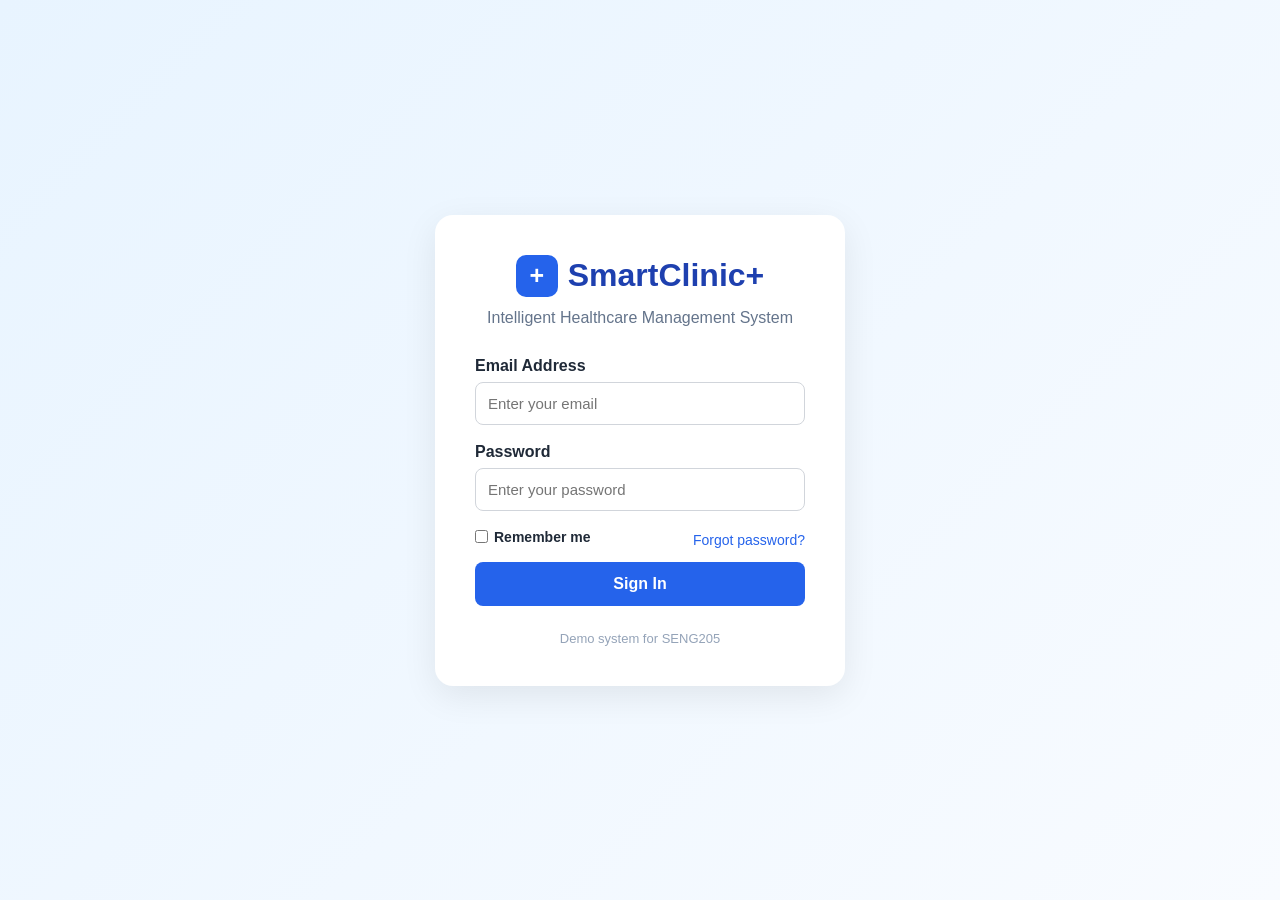
<file: index.html>
<!DOCTYPE html>
<html lang="en">
<head>
    <meta charset="UTF-8">
    <meta name="viewport" content="width=device-width, initial-scale=1.0">
    <title>SmartClinic+ | Login</title>
    <link rel="stylesheet" href="style.css">
</head>

<body class="login-page">

    <div class="login-container">

        <div class="login-card">

            <div class="logo">
                <span>+</span>
                <h1>SmartClinic+</h1>
            </div>

            <p class="login-subtitle">
                Intelligent Healthcare Management System
            </p>

            <form onsubmit="login(event)">

                <label>Email Address</label>
                <input 
                    type="email" 
                    placeholder="Enter your email"
                    required
                >

                <label>Password</label>
                <input 
                    type="password" 
                    placeholder="Enter your password"
                    required
                >

                <div class="remember-row">
                    <label>
                        <input type="checkbox">
                        Remember me
                    </label>

                    <a href="#">Forgot password?</a>
                </div>

                <button type="submit" class="primary-btn">
                    Sign In
                </button>

            </form>

            <p class="demo-text">
                Demo system for SENG205
            </p>

        </div>

    </div>

    <script src="script.js"></script>

</body>
</html>
</file>
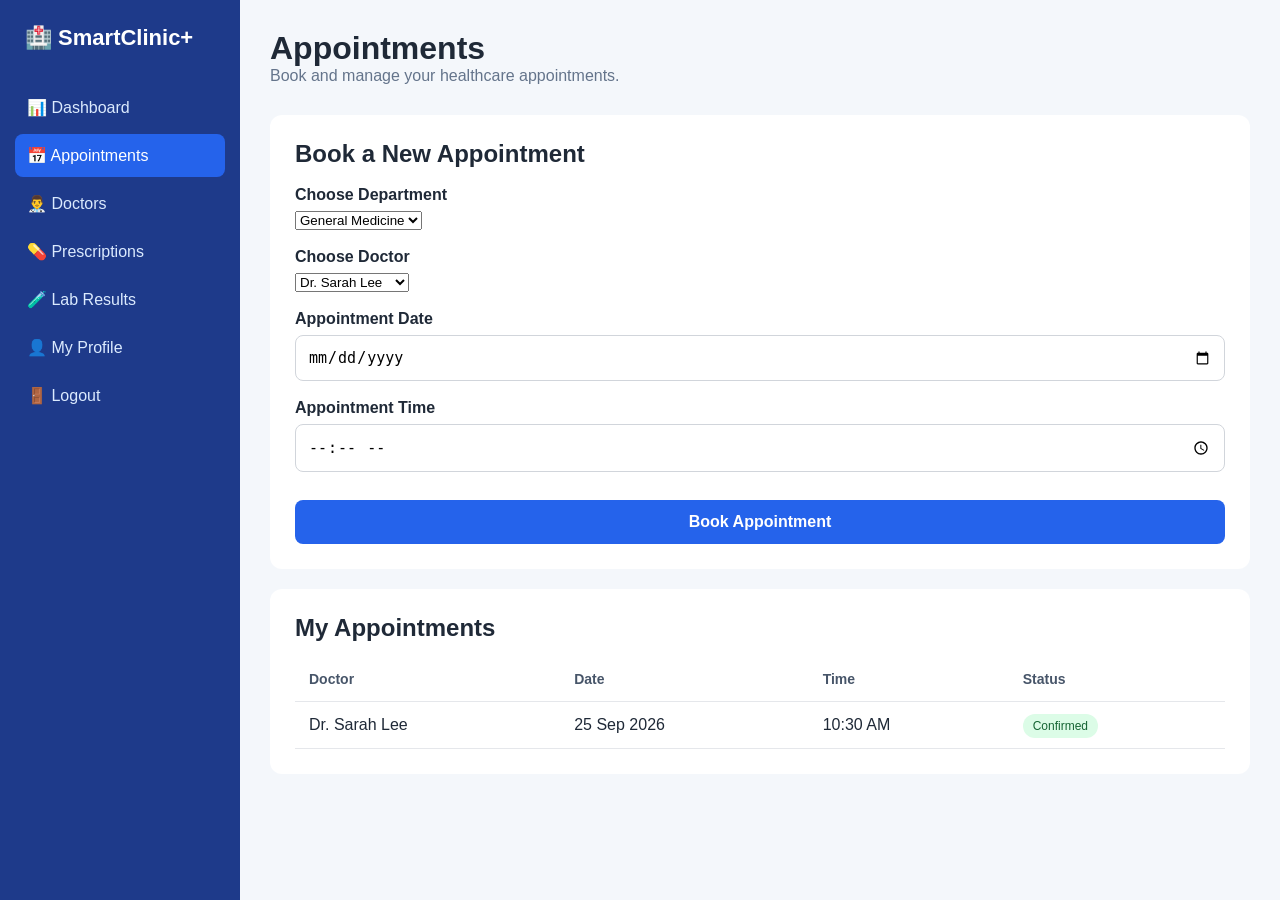
<file: appointments.html>
<!DOCTYPE html>
<html lang="en">

<head>

    <meta charset="UTF-8">

    <meta name="viewport"
          content="width=device-width, initial-scale=1.0">

    <title>SmartClinic+ | Appointments</title>

    <link rel="stylesheet" href="style.css">

</head>

<body>

<div class="app-container">

    <aside class="sidebar">

        <div class="sidebar-logo">
            🏥 SmartClinic+
        </div>

        <a href="dashboard.html">📊 Dashboard</a>

        <a href="appointments.html" class="active">
            📅 Appointments
        </a>

        <a href="doctors.html">
            👨‍⚕️ Doctors
        </a>

        <a href="prescriptions.html">
            💊 Prescriptions
        </a>

        <a href="lab-results.html">
            🧪 Lab Results
        </a>

        <a href="profile.html">
            👤 My Profile
        </a>

        <a href="index.html">
            🚪 Logout
        </a>

    </aside>


    <main class="main-content">

        <div class="topbar">

            <div>

                <h1>Appointments</h1>

                <p class="user-info">
                    Book and manage your healthcare appointments.
                </p>

            </div>

        </div>


        <div class="content-card">

            <h2>Book a New Appointment</h2>

            <br>

            <label>Choose Department</label>

            <select>
                <option>General Medicine</option>
                <option>Cardiology</option>
                <option>Dermatology</option>
                <option>Pediatrics</option>
            </select>

            <br><br>

            <label>Choose Doctor</label>

            <select>
                <option>Dr. Sarah Lee</option>
                <option>Dr. Michael Tan</option>
                <option>Dr. Emily Wong</option>
            </select>

            <br><br>

            <label>Appointment Date</label>

            <input type="date">

            <label>Appointment Time</label>

            <input type="time">

            <button class="primary-btn">
                Book Appointment
            </button>

        </div>


        <div class="content-card">

            <h2>My Appointments</h2>

            <table>

                <tr>
                    <th>Doctor</th>
                    <th>Date</th>
                    <th>Time</th>
                    <th>Status</th>
                </tr>

                <tr>
                    <td>Dr. Sarah Lee</td>
                    <td>25 Sep 2026</td>
                    <td>10:30 AM</td>
                    <td>
                        <span class="status">
                            Confirmed
                        </span>
                    </td>
                </tr>

            </table>

        </div>

    </main>

</div>

</body>

</html>
</file>
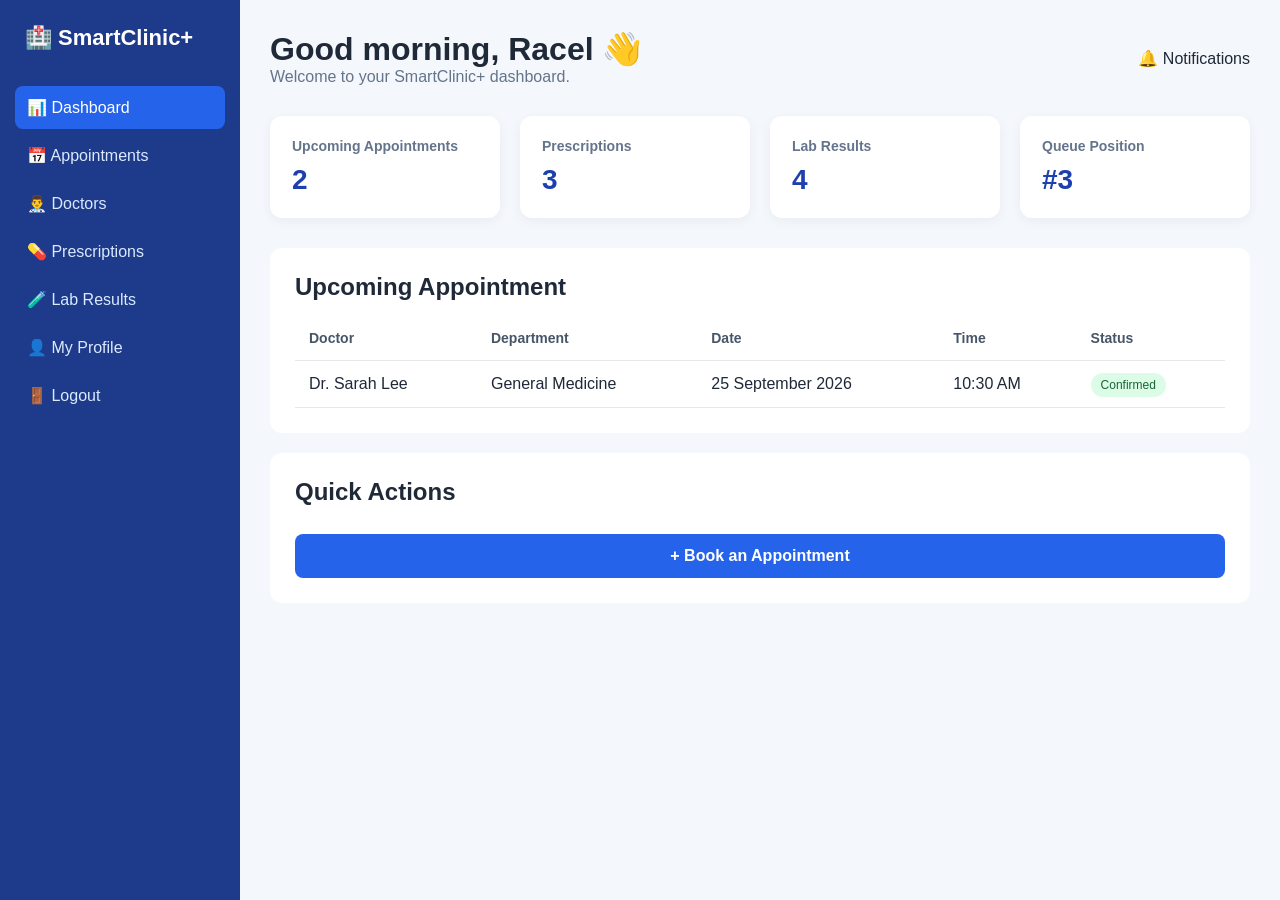
<file: dashboard.html>
<!DOCTYPE html>
<html lang="en">

<head>
    <meta charset="UTF-8">
    <meta name="viewport" content="width=device-width, initial-scale=1.0">

    <title>SmartClinic+ | Dashboard</title>

    <link rel="stylesheet" href="style.css">
</head>

<body>

<div class="app-container">

    <aside class="sidebar">

        <div class="sidebar-logo">
            🏥 SmartClinic+
        </div>

        <a href="dashboard.html" class="active">
            📊 Dashboard
        </a>

        <a href="appointments.html">
            📅 Appointments
        </a>

        <a href="doctors.html">
            👨‍⚕️ Doctors
        </a>

        <a href="prescriptions.html">
            💊 Prescriptions
        </a>

        <a href="lab-results.html">
            🧪 Lab Results
        </a>

        <a href="profile.html">
            👤 My Profile
        </a>

        <a href="index.html">
            🚪 Logout
        </a>

    </aside>


    <main class="main-content">

        <div class="topbar">

            <div>
                <h1>Good morning, Racel 👋</h1>
                <p class="user-info">
                    Welcome to your SmartClinic+ dashboard.
                </p>
            </div>

            <div>
                🔔 Notifications
            </div>

        </div>


        <div class="stats-grid">

            <div class="stat-card">
                <h3>Upcoming Appointments</h3>
                <p>2</p>
            </div>

            <div class="stat-card">
                <h3>Prescriptions</h3>
                <p>3</p>
            </div>

            <div class="stat-card">
                <h3>Lab Results</h3>
                <p>4</p>
            </div>

            <div class="stat-card">
                <h3>Queue Position</h3>
                <p>#3</p>
            </div>

        </div>


        <div class="content-card">

            <h2>Upcoming Appointment</h2>

            <table>

                <tr>
                    <th>Doctor</th>
                    <th>Department</th>
                    <th>Date</th>
                    <th>Time</th>
                    <th>Status</th>
                </tr>

                <tr>
                    <td>Dr. Sarah Lee</td>
                    <td>General Medicine</td>
                    <td>25 September 2026</td>
                    <td>10:30 AM</td>
                    <td>
                        <span class="status">Confirmed</span>
                    </td>
                </tr>

            </table>

        </div>


        <div class="content-card">

            <h2>Quick Actions</h2>

            <br>

            <a href="appointments.html">
                <button class="primary-btn">
                    + Book an Appointment
                </button>
            </a>

        </div>

    </main>

</div>

</body>
</html>
</file>
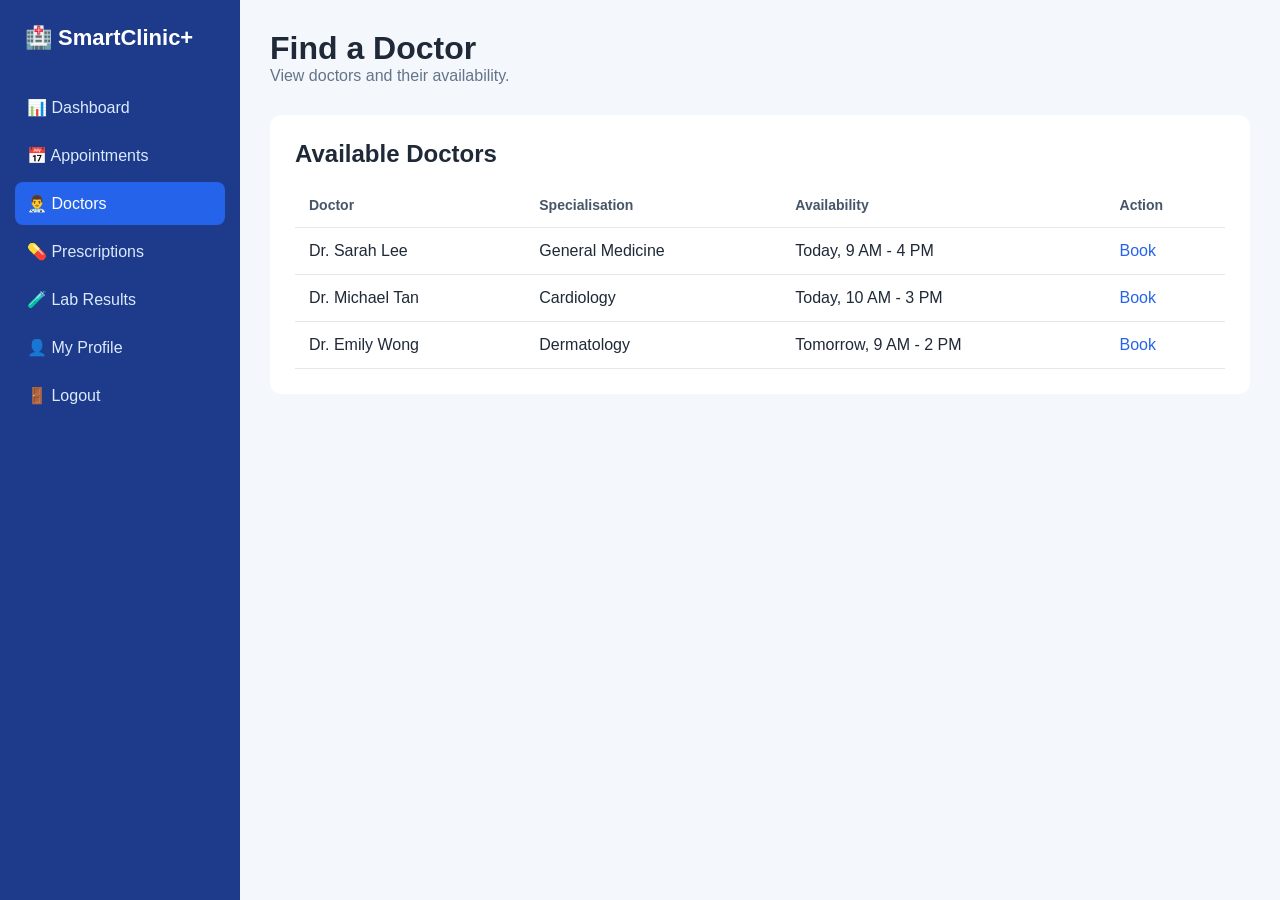
<file: doctors.html>
<!DOCTYPE html>
<html lang="en">

<head>

    <meta charset="UTF-8">

    <meta name="viewport"
          content="width=device-width, initial-scale=1.0">

    <title>SmartClinic+ | Doctors</title>

    <link rel="stylesheet" href="style.css">

</head>

<body>

<div class="app-container">

    <aside class="sidebar">

        <div class="sidebar-logo">
            🏥 SmartClinic+
        </div>

        <a href="dashboard.html">📊 Dashboard</a>
        <a href="appointments.html">📅 Appointments</a>

        <a href="doctors.html" class="active">
            👨‍⚕️ Doctors
        </a>

        <a href="prescriptions.html">
            💊 Prescriptions
        </a>

        <a href="lab-results.html">
            🧪 Lab Results
        </a>

        <a href="profile.html">
            👤 My Profile
        </a>

        <a href="index.html">
            🚪 Logout
        </a>

    </aside>


    <main class="main-content">

        <div class="topbar">

            <div>

                <h1>Find a Doctor</h1>

                <p class="user-info">
                    View doctors and their availability.
                </p>

            </div>

        </div>


        <div class="content-card">

            <h2>Available Doctors</h2>

            <table>

                <tr>
                    <th>Doctor</th>
                    <th>Specialisation</th>
                    <th>Availability</th>
                    <th>Action</th>
                </tr>

                <tr>
                    <td>Dr. Sarah Lee</td>
                    <td>General Medicine</td>
                    <td>Today, 9 AM - 4 PM</td>
                    <td>
                        <a href="appointments.html">
                            Book
                        </a>
                    </td>
                </tr>

                <tr>
                    <td>Dr. Michael Tan</td>
                    <td>Cardiology</td>
                    <td>Today, 10 AM - 3 PM</td>
                    <td>
                        <a href="appointments.html">
                            Book
                        </a>
                    </td>
                </tr>

                <tr>
                    <td>Dr. Emily Wong</td>
                    <td>Dermatology</td>
                    <td>Tomorrow, 9 AM - 2 PM</td>
                    <td>
                        <a href="appointments.html">
                            Book
                        </a>
                    </td>
                </tr>

            </table>

        </div>

    </main>

</div>

</body>

</html>
</file>
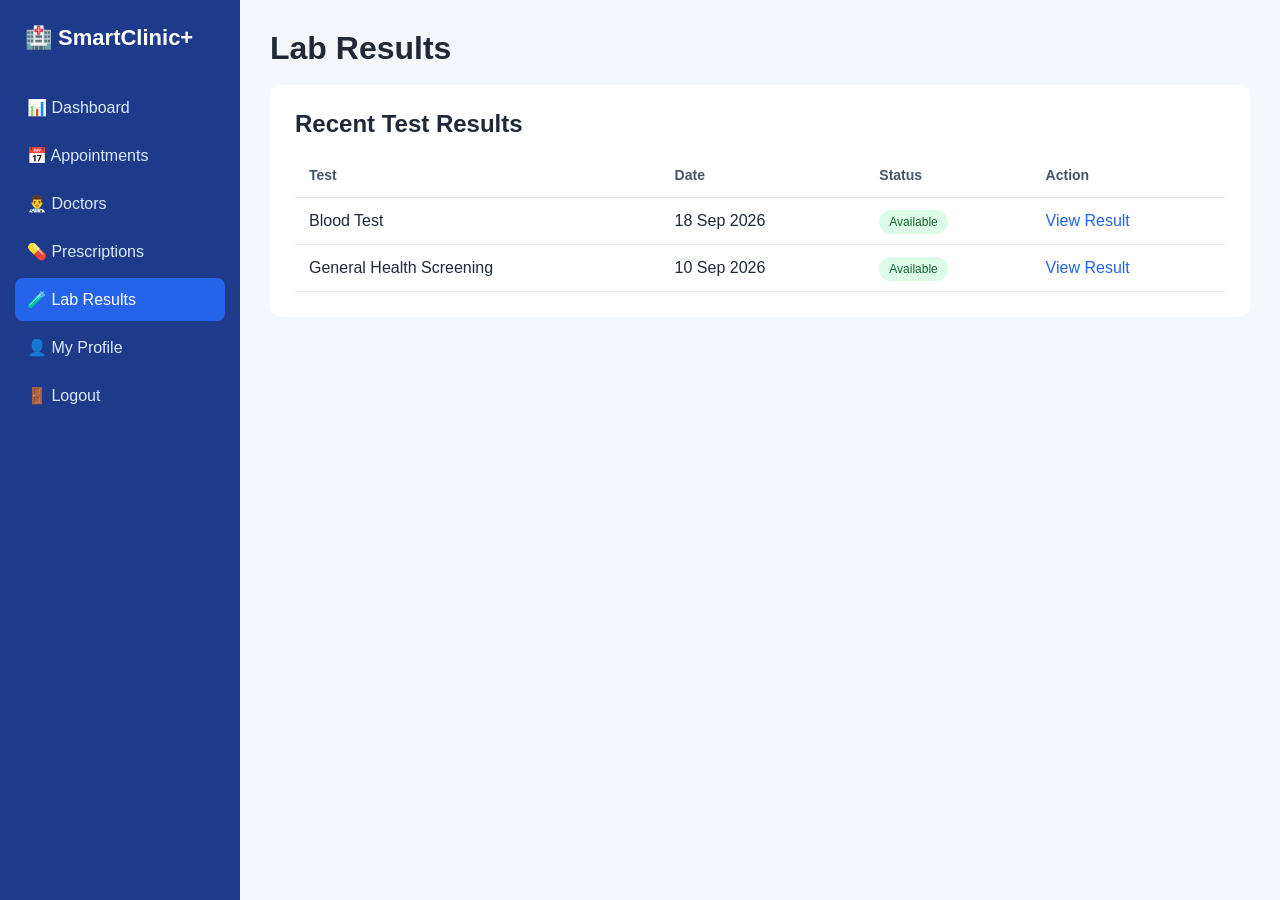
<file: lab-results.html>
<!DOCTYPE html>
<html lang="en">

<head>

    <meta charset="UTF-8">

    <meta name="viewport"
          content="width=device-width, initial-scale=1.0">

    <title>SmartClinic+ | Lab Results</title>

    <link rel="stylesheet" href="style.css">

</head>

<body>

<div class="app-container">

    <aside class="sidebar">

        <div class="sidebar-logo">
            🏥 SmartClinic+
        </div>

        <a href="dashboard.html">📊 Dashboard</a>
        <a href="appointments.html">📅 Appointments</a>
        <a href="doctors.html">👨‍⚕️ Doctors</a>
        <a href="prescriptions.html">💊 Prescriptions</a>

        <a href="lab-results.html" class="active">
            🧪 Lab Results
        </a>

        <a href="profile.html">👤 My Profile</a>
        <a href="index.html">🚪 Logout</a>

    </aside>


    <main class="main-content">

        <h1>Lab Results</h1>

        <br>

        <div class="content-card">

            <h2>Recent Test Results</h2>

            <table>

                <tr>
                    <th>Test</th>
                    <th>Date</th>
                    <th>Status</th>
                    <th>Action</th>
                </tr>

                <tr>
                    <td>Blood Test</td>
                    <td>18 Sep 2026</td>
                    <td>
                        <span class="status">
                            Available
                        </span>
                    </td>
                    <td>
                        <a href="#">View Result</a>
                    </td>
                </tr>

                <tr>
                    <td>General Health Screening</td>
                    <td>10 Sep 2026</td>
                    <td>
                        <span class="status">
                            Available
                        </span>
                    </td>
                    <td>
                        <a href="#">View Result</a>
                    </td>
                </tr>

            </table>

        </div>

    </main>

</div>

</body>

</html>
</file>
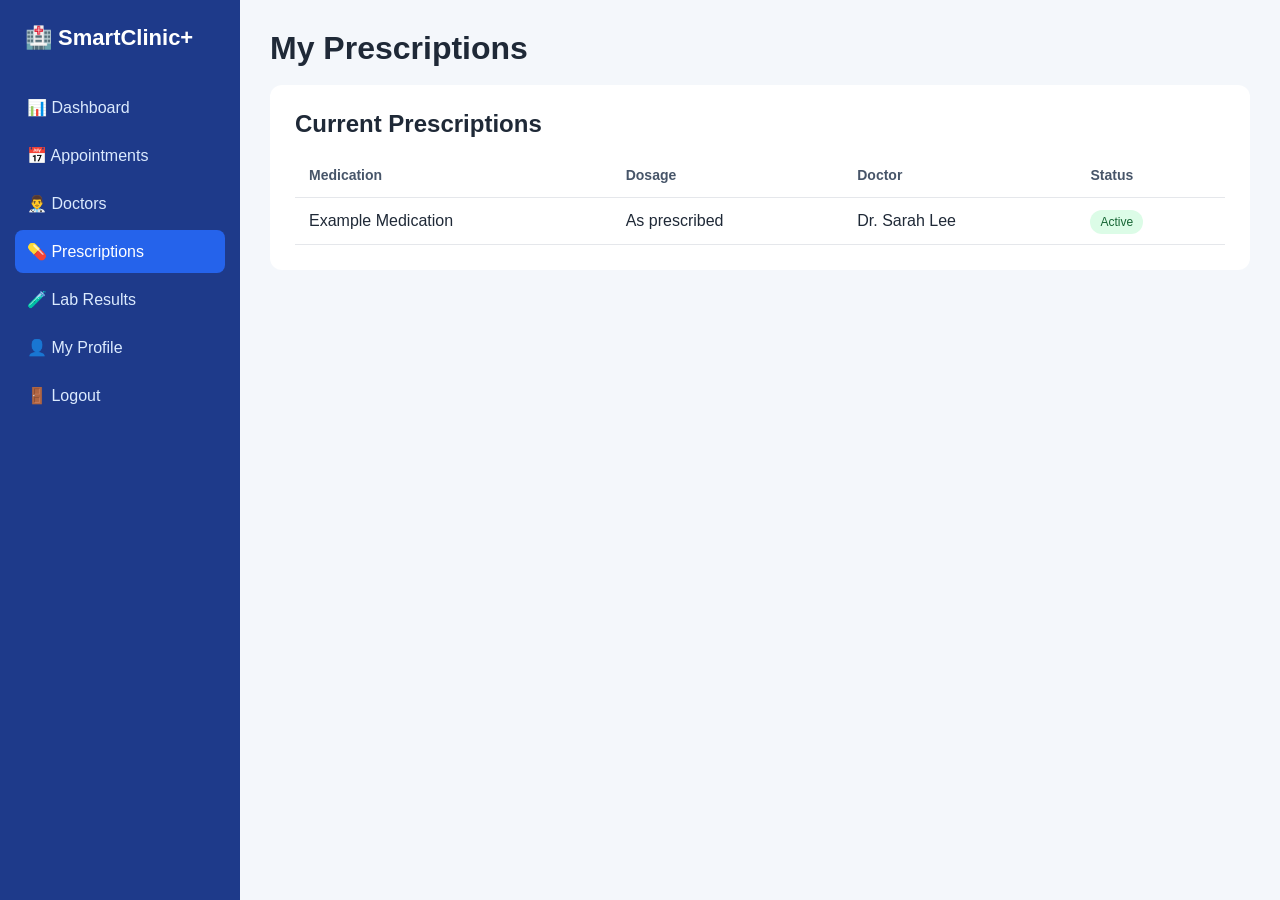
<file: prescriptions.html>
<!DOCTYPE html>
<html lang="en">

<head>

    <meta charset="UTF-8">

    <meta name="viewport"
          content="width=device-width, initial-scale=1.0">

    <title>SmartClinic+ | Prescriptions</title>

    <link rel="stylesheet" href="style.css">

</head>

<body>

<div class="app-container">

    <aside class="sidebar">

        <div class="sidebar-logo">
            🏥 SmartClinic+
        </div>

        <a href="dashboard.html">📊 Dashboard</a>
        <a href="appointments.html">📅 Appointments</a>
        <a href="doctors.html">👨‍⚕️ Doctors</a>

        <a href="prescriptions.html" class="active">
            💊 Prescriptions
        </a>

        <a href="lab-results.html">🧪 Lab Results</a>
        <a href="profile.html">👤 My Profile</a>
        <a href="index.html">🚪 Logout</a>

    </aside>


    <main class="main-content">

        <h1>My Prescriptions</h1>

        <br>

        <div class="content-card">

            <h2>Current Prescriptions</h2>

            <table>

                <tr>
                    <th>Medication</th>
                    <th>Dosage</th>
                    <th>Doctor</th>
                    <th>Status</th>
                </tr>

                <tr>
                    <td>Example Medication</td>
                    <td>As prescribed</td>
                    <td>Dr. Sarah Lee</td>
                    <td>
                        <span class="status">
                            Active
                        </span>
                    </td>
                </tr>

            </table>

        </div>

    </main>

</div>

</body>

</html>
</file>
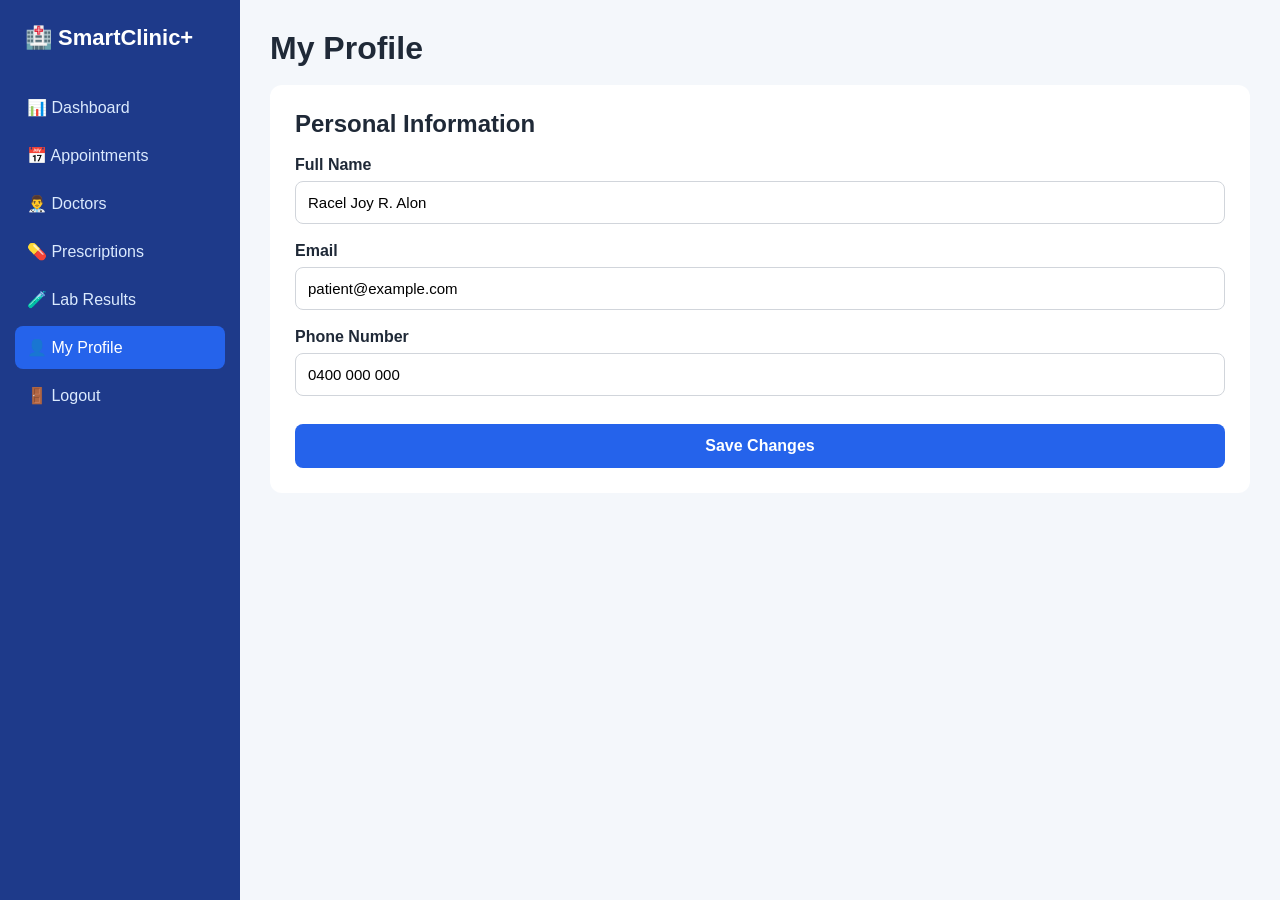
<file: profile.html>
<!DOCTYPE html>
<html lang="en">

<head>

    <meta charset="UTF-8">

    <meta name="viewport"
          content="width=device-width, initial-scale=1.0">

    <title>SmartClinic+ | Profile</title>

    <link rel="stylesheet" href="style.css">

</head>

<body>

<div class="app-container">

    <aside class="sidebar">

        <div class="sidebar-logo">
            🏥 SmartClinic+
        </div>

        <a href="dashboard.html">📊 Dashboard</a>
        <a href="appointments.html">📅 Appointments</a>
        <a href="doctors.html">👨‍⚕️ Doctors</a>
        <a href="prescriptions.html">💊 Prescriptions</a>
        <a href="lab-results.html">🧪 Lab Results</a>

        <a href="profile.html" class="active">
            👤 My Profile
        </a>

        <a href="index.html">
            🚪 Logout
        </a>

    </aside>


    <main class="main-content">

        <h1>My Profile</h1>

        <br>

        <div class="content-card">

            <h2>Personal Information</h2>

            <br>

            <label>Full Name</label>

            <input
                type="text"
                value="Racel Joy R. Alon"
            >

            <label>Email</label>

            <input
                type="email"
                value="patient@example.com"
            >

            <label>Phone Number</label>

            <input
                type="tel"
                value="0400 000 000"
            >

            <button class="primary-btn">
                Save Changes
            </button>

        </div>

    </main>

</div>

</body>

</html>
</file>
<file: style.css>
* {
    margin: 0;
    padding: 0;
    box-sizing: border-box;
}

body {
    font-family: Arial, sans-serif;
    background: #f4f7fb;
    color: #1f2937;
}

/* LOGIN PAGE */

.login-page {
    min-height: 100vh;
    display: flex;
    align-items: center;
    justify-content: center;
    background: linear-gradient(135deg, #e8f4ff, #f8fbff);
}

.login-container {
    width: 100%;
    max-width: 450px;
    padding: 20px;
}

.login-card {
    background: white;
    padding: 40px;
    border-radius: 18px;
    box-shadow: 0 10px 35px rgba(0,0,0,0.08);
}

.logo {
    display: flex;
    align-items: center;
    gap: 10px;
    justify-content: center;
}

.logo span {
    background: #2563eb;
    color: white;
    width: 42px;
    height: 42px;
    display: flex;
    align-items: center;
    justify-content: center;
    border-radius: 10px;
    font-size: 25px;
    font-weight: bold;
}

.logo h1 {
    color: #1e40af;
}

.login-subtitle {
    text-align: center;
    color: #64748b;
    margin: 12px 0 30px;
}

label {
    display: block;
    margin-bottom: 7px;
    font-weight: 600;
}

input {
    width: 100%;
    padding: 12px;
    margin-bottom: 18px;
    border: 1px solid #d1d5db;
    border-radius: 8px;
    font-size: 15px;
}

.remember-row {
    display: flex;
    justify-content: space-between;
    align-items: center;
    font-size: 14px;
}

.remember-row label {
    display: flex;
    gap: 6px;
    align-items: center;
}

.remember-row input {
    width: auto;
    margin: 0;
}

a {
    color: #2563eb;
    text-decoration: none;
}

.primary-btn {
    width: 100%;
    padding: 13px;
    border: none;
    border-radius: 8px;
    background: #2563eb;
    color: white;
    font-size: 16px;
    font-weight: bold;
    cursor: pointer;
    margin-top: 10px;
}

.primary-btn:hover {
    background: #1d4ed8;
}

.demo-text {
    text-align: center;
    margin-top: 25px;
    font-size: 13px;
    color: #94a3b8;
}


/* DASHBOARD */

.app-container {
    display: flex;
    min-height: 100vh;
}

.sidebar {
    width: 240px;
    background: #1e3a8a;
    color: white;
    padding: 25px 15px;
}

.sidebar-logo {
    font-size: 22px;
    font-weight: bold;
    margin-bottom: 35px;
    padding-left: 10px;
}

.sidebar a {
    display: block;
    color: #dbeafe;
    padding: 12px;
    border-radius: 8px;
    margin-bottom: 5px;
}

.sidebar a:hover,
.sidebar a.active {
    background: #2563eb;
    color: white;
}

.main-content {
    flex: 1;
    padding: 30px;
}

.topbar {
    display: flex;
    justify-content: space-between;
    align-items: center;
    margin-bottom: 30px;
}

.user-info {
    color: #64748b;
}

.stats-grid {
    display: grid;
    grid-template-columns: repeat(4, 1fr);
    gap: 20px;
    margin-bottom: 30px;
}

.stat-card {
    background: white;
    padding: 22px;
    border-radius: 12px;
    box-shadow: 0 3px 12px rgba(0,0,0,0.05);
}

.stat-card h3 {
    font-size: 14px;
    color: #64748b;
    margin-bottom: 10px;
}

.stat-card p {
    font-size: 28px;
    font-weight: bold;
    color: #1e40af;
}

.content-card {
    background: white;
    padding: 25px;
    border-radius: 12px;
    margin-bottom: 20px;
}

table {
    width: 100%;
    border-collapse: collapse;
    margin-top: 15px;
}

th,
td {
    padding: 14px;
    text-align: left;
    border-bottom: 1px solid #e5e7eb;
}

th {
    color: #475569;
    font-size: 14px;
}

.status {
    padding: 5px 10px;
    border-radius: 20px;
    font-size: 12px;
    background: #dcfce7;
    color: #166534;
}

@media (max-width: 900px) {

    .sidebar {
        width: 190px;
    }

    .stats-grid {
        grid-template-columns: repeat(2, 1fr);
    }
}

@media (max-width: 600px) {

    .app-container {
        flex-direction: column;
    }

    .sidebar {
        width: 100%;
    }

    .stats-grid {
        grid-template-columns: 1fr;
    }

    .main-content {
        padding: 20px;
    }
}
</file>
